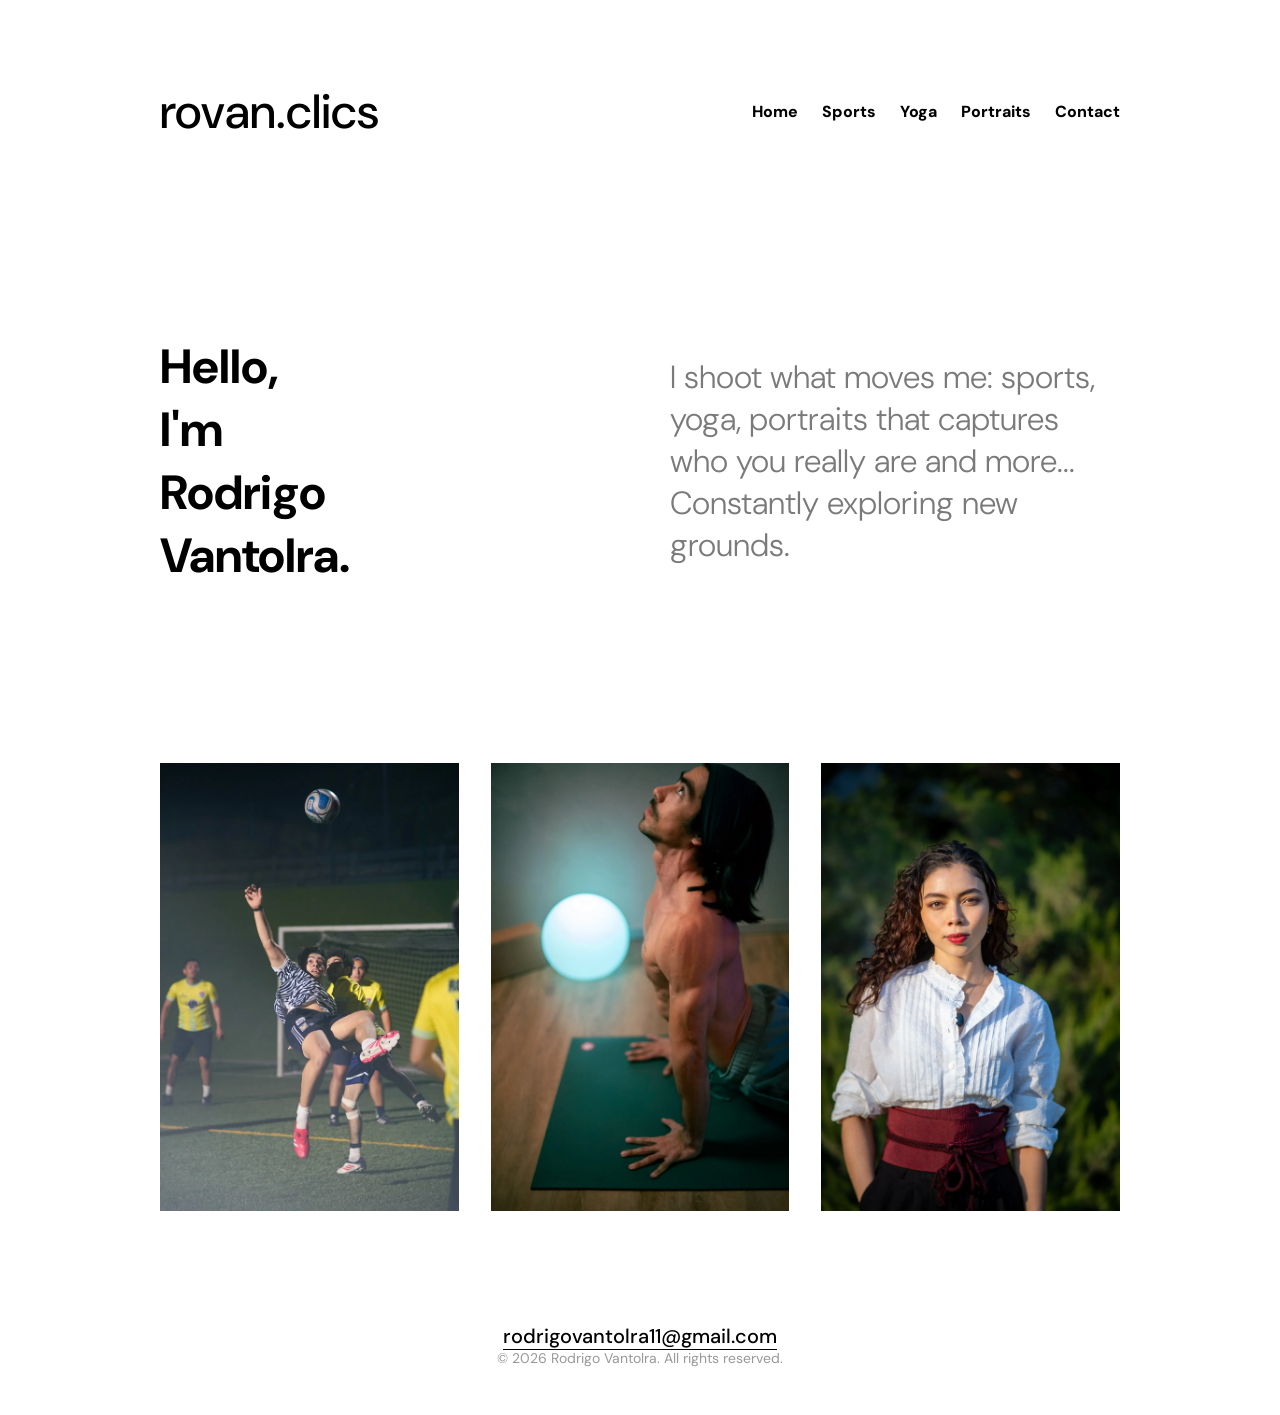
<file: index.html>
<!DOCTYPE html>
<html lang="en">
<head>
    <meta charset="UTF-8">
    <meta name="viewport" content="width=device-width, initial-scale=1.0">
    <title>Rodrigo Vantolra - Portfolio</title>
    <link rel="preconnect" href="https://fonts.googleapis.com">
    <link rel="preconnect" href="https://fonts.gstatic.com" crossorigin>
    <link href="https://fonts.googleapis.com/css2?family=DM+Sans:ital,opsz,wght@0,9..40,100..1000;1,9..40,100..1000&display=swap" rel="stylesheet">
    <link rel="stylesheet" href="style.css">
</head>
<body>

    <header>
        <nav class="navbar">
            <div class="logo">
                <a href="index.html">rovan.clics</a>
            </div>
            <ul class="nav-links">
                <li><a href="index.html">Home</a></li>
                <li><a href="sports.html">Sports</a></li>
                <li><a href="yoga.html">Yoga</a></li>
                <li><a href="portraits.html">Portraits</a></li>
                <li><a href="#contact">Contact</a></li>
            </ul>
        </nav>
    </header>

    <main>
        <section class="intro">
            <div class="intro-left">
                <h2>Hello, I'm <br>Rodrigo Vantolra.</h2>
            </div>
            <div class="intro-right">
                <h3>I shoot what moves me: sports, yoga, portraits that captures who you really are and more... Constantly exploring new grounds.</h3>
            </div>
        </section>
        <section class="categories">
            <div class="category-card">
                <a href="sports.html">
                    <img src="images/RV_WEB-23.webp" alt="Sports">
                </a>
            </div>
            <div class="category-card">
                <a href="yoga.html">
                  <img src="images/RV_WEB-16.webp" alt="Yoga">
                </a>
            </div>
            <div class="category-card">
                <a href="portraits.html">
                    <img src="images/RV_WEB-21.webp" alt="Portraits">
                </a>
            </div>
        </section>

    </main>

    <footer id="contact">
        <div class="footer-content">
            <p><a href="mailto:rodrigovantolra11@gmail.com">rodrigovantolra11@gmail.com</a></p>
            <p>&copy; 2026 Rodrigo Vantolra. All rights reserved.</p>
        </div>
    </footer>

</body>
</html>
</file>
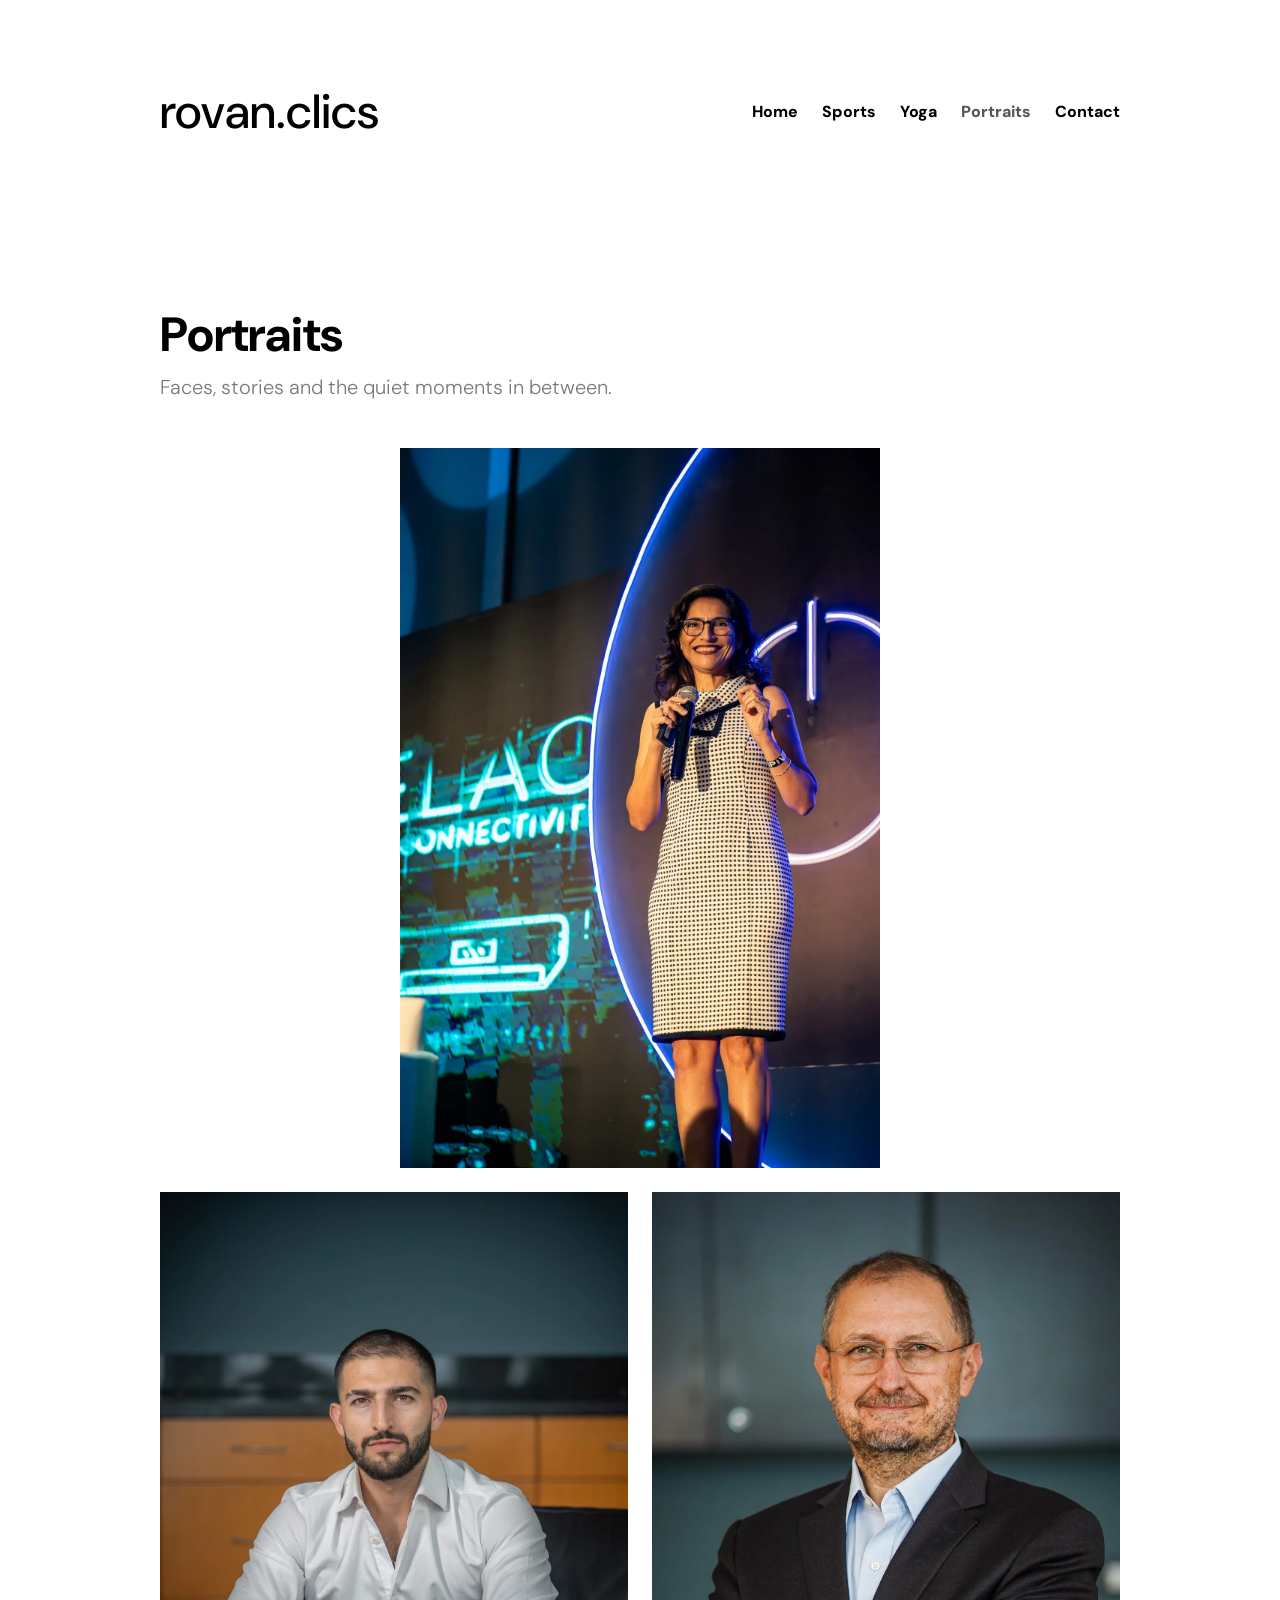
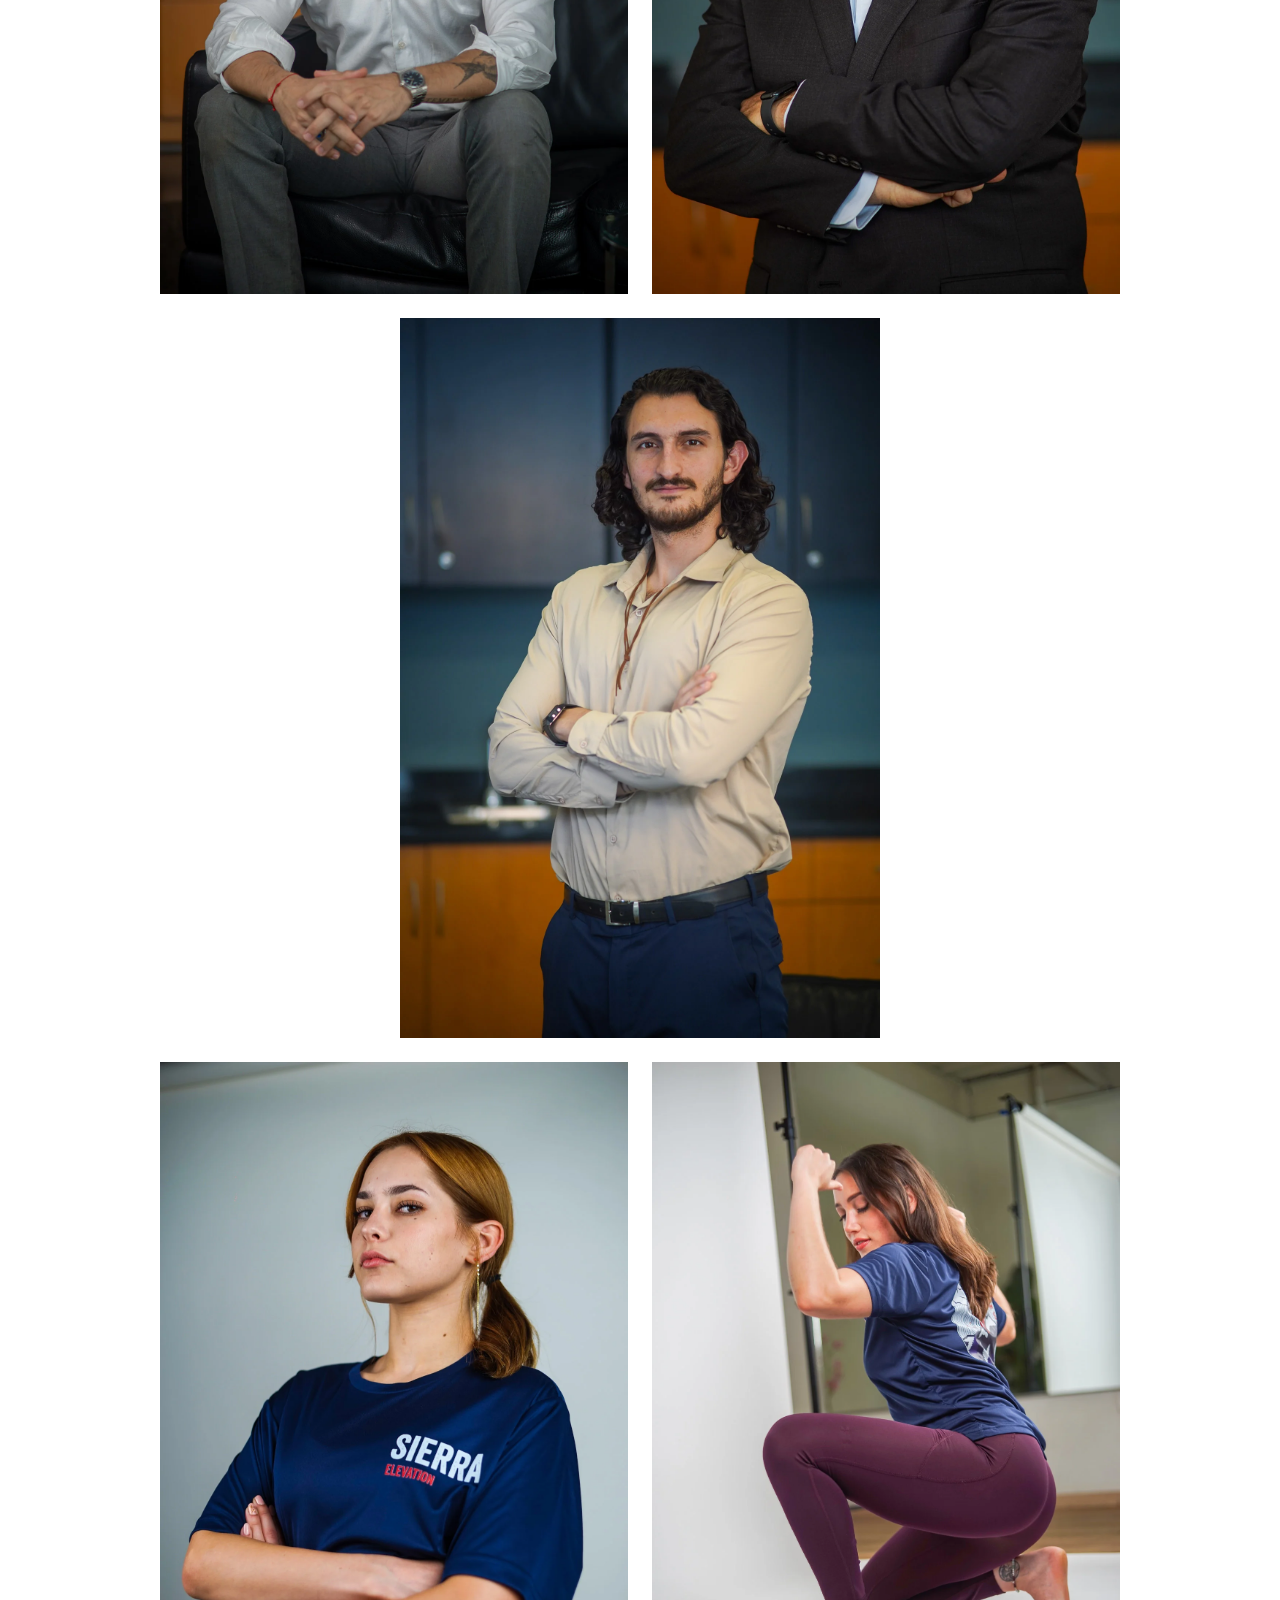
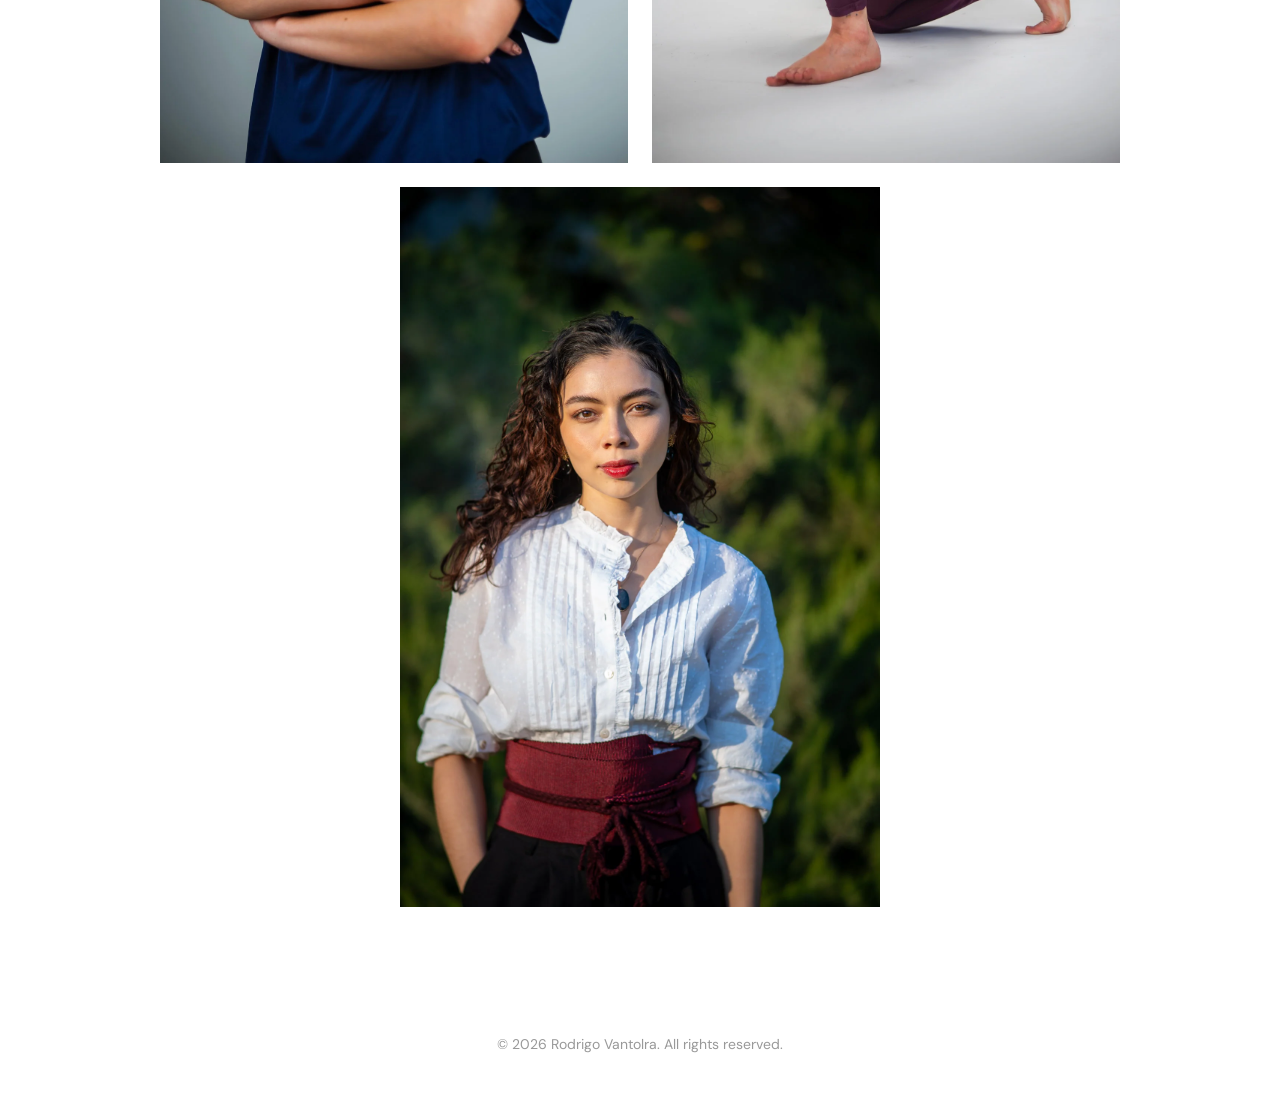
<file: portraits.html>
<!DOCTYPE html>
<html lang="en">
<head>
    <meta charset="UTF-8">
    <meta name="viewport" content="width=device-width, initial-scale=1.0">
    <title>Portraits - Rodrigo Vantolra</title>
    <link rel="preconnect" href="https://fonts.googleapis.com">
    <link rel="preconnect" href="https://fonts.gstatic.com" crossorigin>
    <link href="https://fonts.googleapis.com/css2?family=DM+Sans:ital,opsz,wght@0,9..40,100..1000;1,9..40,100..1000&display=swap" rel="stylesheet">
    <link rel="stylesheet" href="style.css">
</head>
<body>

    <header>
        <nav class="navbar">
            <div class="logo">
                <a href="index.html">rovan.clics</a>
            </div>
            <ul class="nav-links">
                <li><a href="index.html">Home</a></li>
                <li><a href="sports.html">Sports</a></li>
                <li><a href="yoga.html">Yoga</a></li>
                <li><a href="portraits.html" class="active">Portraits</a></li>
                <li><a href="index.html#contact">Contact</a></li>
            </ul>
        </nav>
    </header>

    <main>
        <section class="gallery-header">
            <h2>Portraits</h2>
            <p>Faces, stories and the quiet moments in between.</p>
        </section>

        <section class="gallery gallery-portraits">
            <!-- Row 1: single centered portrait -->
            <div class="gallery-row centered">
                <div class="gallery-item narrow">
                    <img src="images/RV_WEB-10.webp" alt="Portrait Photo 1">
                </div>
            </div>
            <!-- Row 2: two portraits side by side -->
            <div class="gallery-row">
                <div class="gallery-item half">
                    <img src="images/RV_WEB-11.webp" alt="Portrait Photo 2">
                </div>
                <div class="gallery-item half">
                    <img src="images/RV_WEB-9.webp" alt="Portrait Photo 3">
                </div>
            </div>
            <!-- Row 3: single centered portrait -->
            <div class="gallery-row centered">
                <div class="gallery-item narrow">
                    <img src="images/RV_WEB-8.webp" alt="Portrait Photo 4">
                </div>
            </div>
            <!-- Row 4: two portraits side by side -->
            <div class="gallery-row">
                <div class="gallery-item half">
                    <img src="images/RV_WEB.webp" alt="Portrait Photo 5">
                </div>
                <div class="gallery-item half">
                    <img src="images/RV_WEB-2.webp" alt="Portrait Photo 6">
                </div>
            </div>
            <!-- Row 5: single centered portrait -->
            <div class="gallery-row centered">
                <div class="gallery-item narrow">
                    <img src="images/RV_WEB-21.webp" alt="Portrait Photo 7">
                </div>
            </div>
        </section>
    </main>

    <footer>
        <div class="footer-content">
            <p>&copy; 2026 Rodrigo Vantolra. All rights reserved.</p>
        </div>
    </footer>

</body>
</html>
</file>
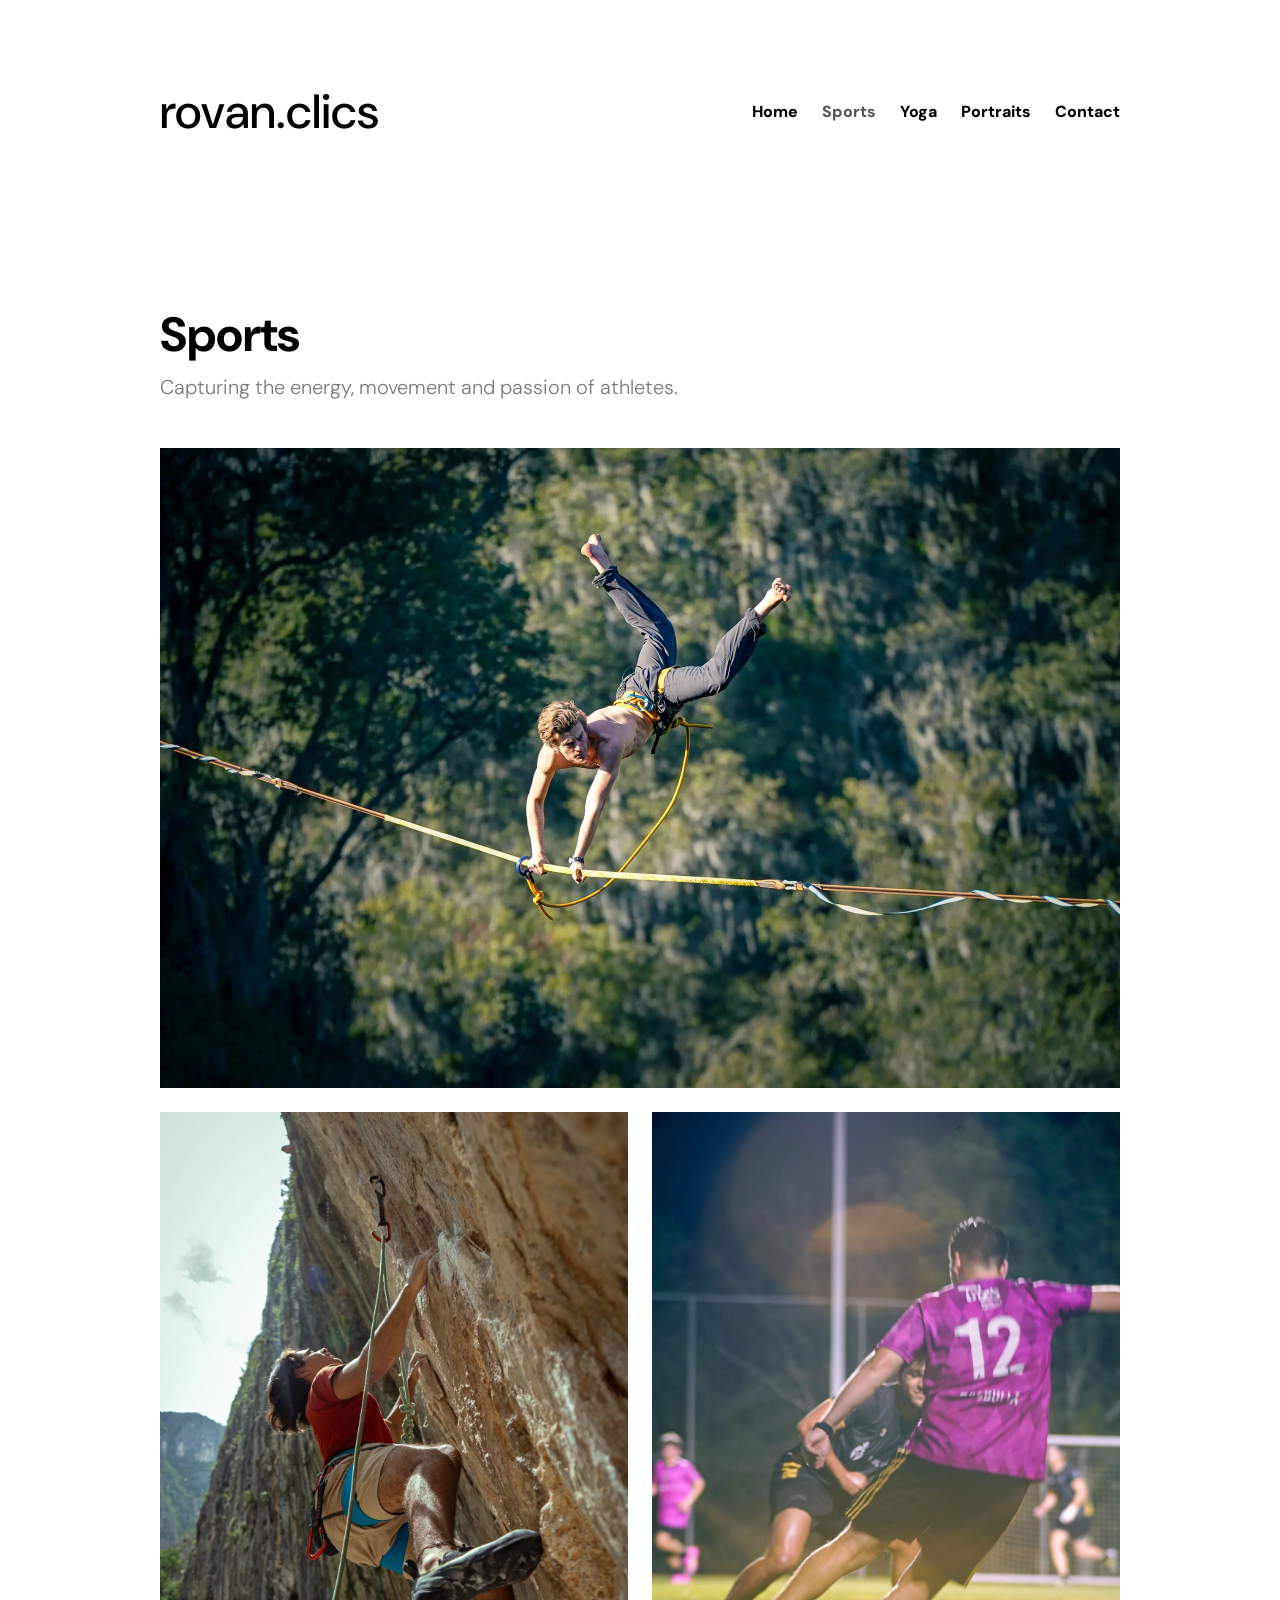
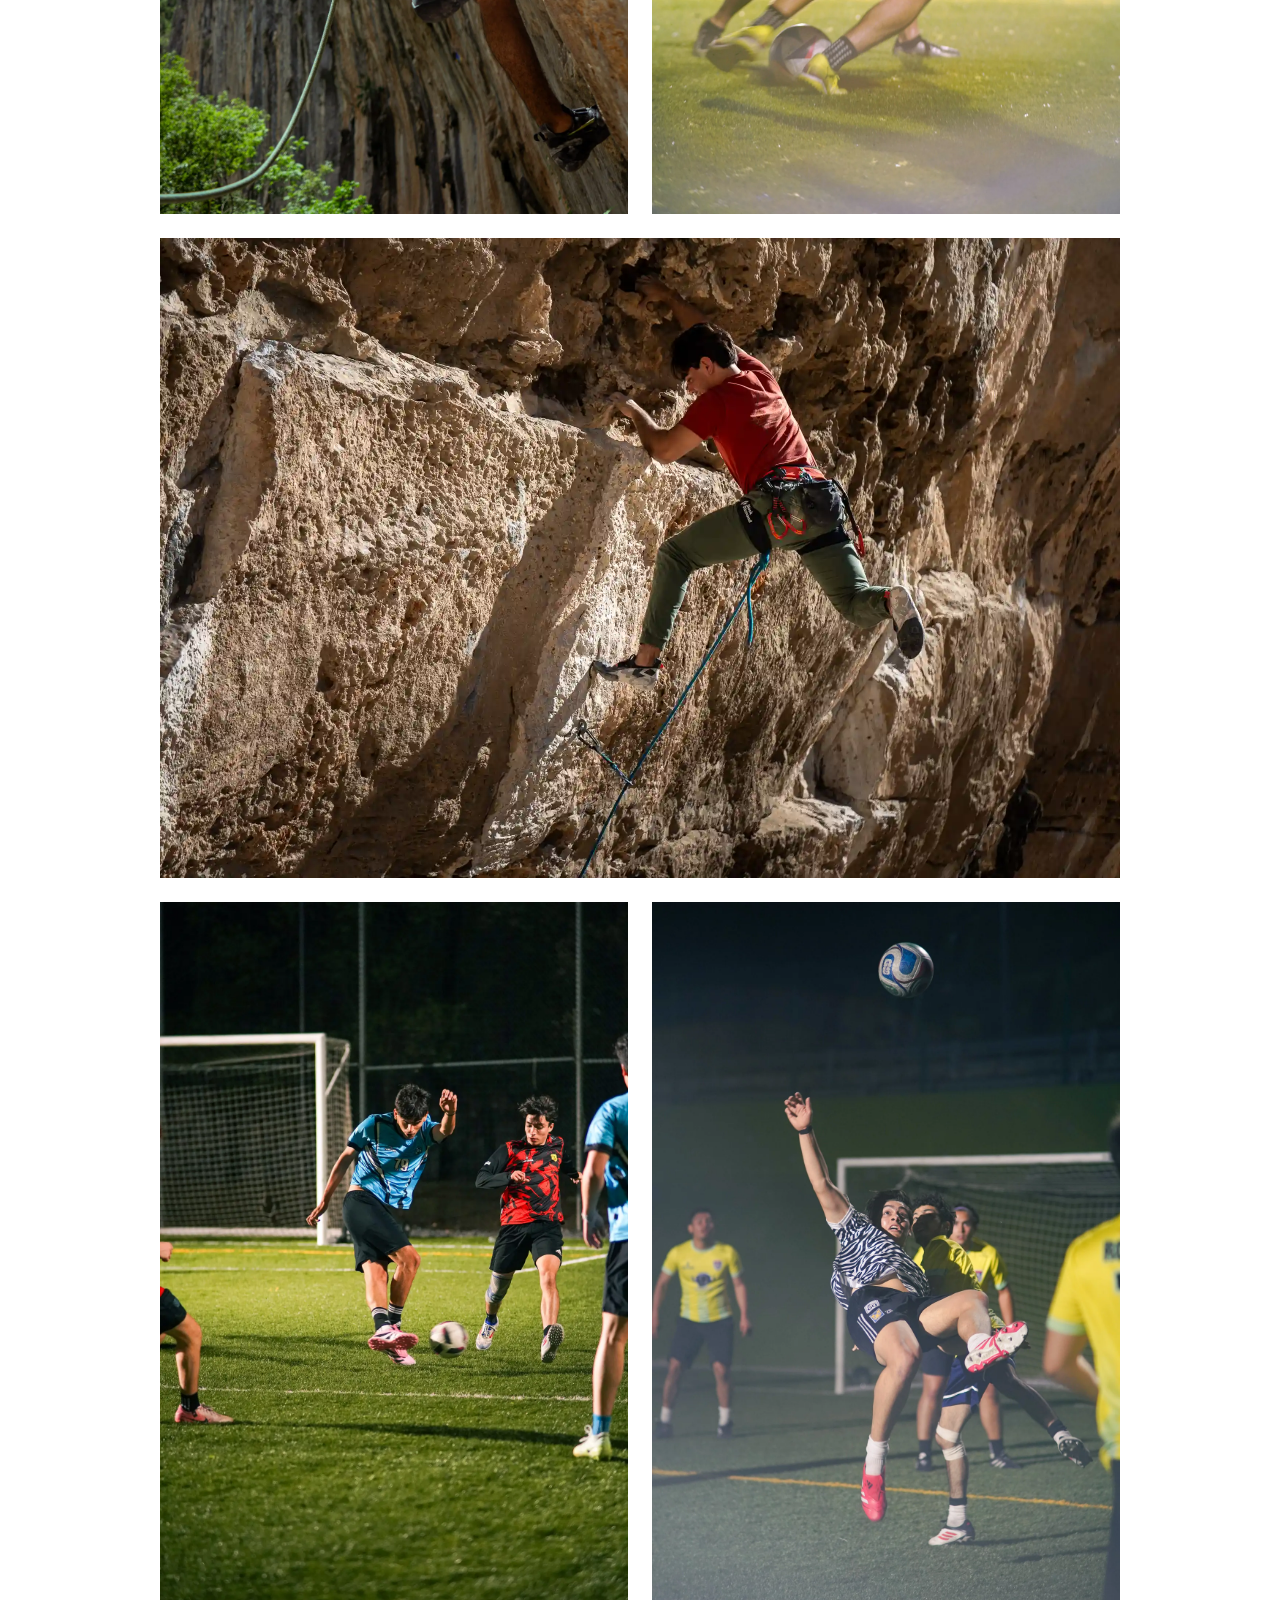
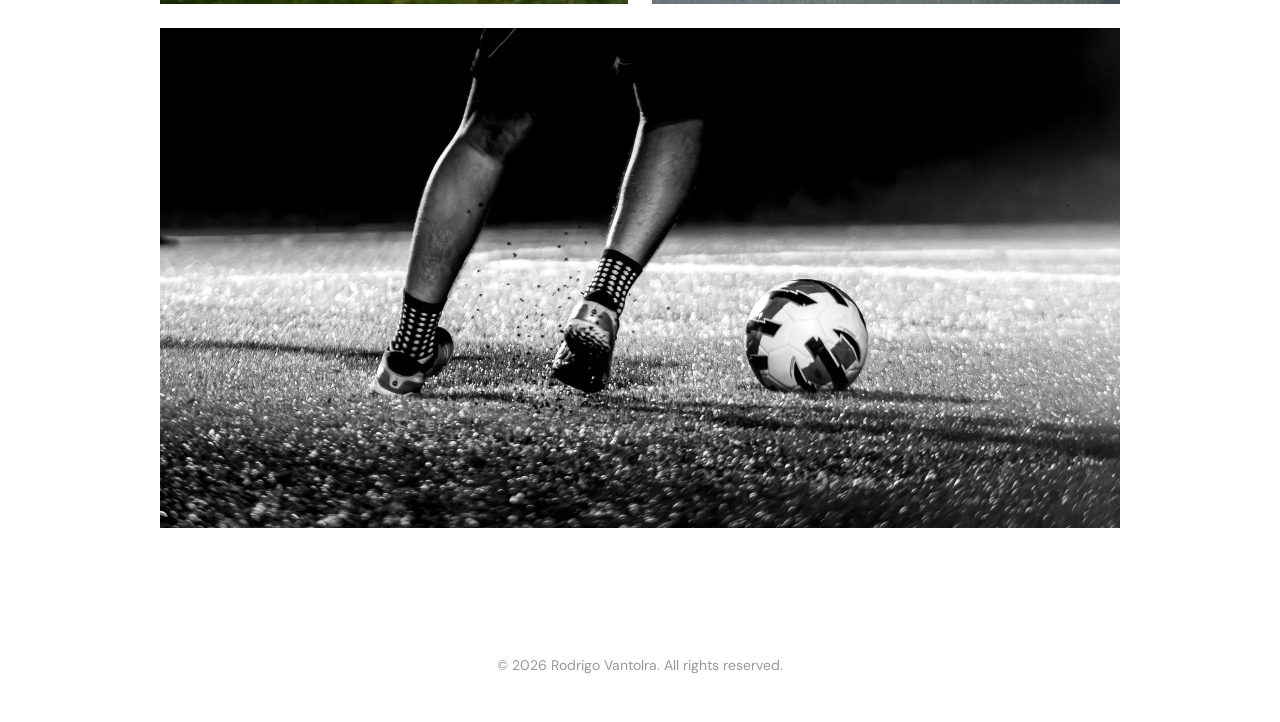
<file: sports.html>
<!DOCTYPE html>
<html lang="en">
<head>
    <meta charset="UTF-8">
    <meta name="viewport" content="width=device-width, initial-scale=1.0">
    <title>Sports - Rodrigo Vantolra</title>
    <link rel="preconnect" href="https://fonts.googleapis.com">
    <link rel="preconnect" href="https://fonts.gstatic.com" crossorigin>
    <link href="https://fonts.googleapis.com/css2?family=DM+Sans:ital,opsz,wght@0,9..40,100..1000;1,9..40,100..1000&display=swap" rel="stylesheet">
    <link rel="stylesheet" href="style.css">
</head>
<body>

    <header>
        <nav class="navbar">
            <div class="logo">
                <a href="index.html">rovan.clics</a>
            </div>
            <ul class="nav-links">
                <li><a href="index.html">Home</a></li>
                <li><a href="sports.html" class="active">Sports</a></li>
                <li><a href="yoga.html">Yoga</a></li>
                <li><a href="portraits.html">Portraits</a></li>
                <li><a href="index.html#contact">Contact</a></li>
            </ul>
        </nav>
    </header>

    <main>
        <section class="gallery-header">
            <h2>Sports</h2>
            <p>Capturing the energy, movement and passion of athletes.</p>
        </section>

        <section class="gallery gallery-sports">
            <!-- Row 1: single wide image -->
            <div class="gallery-row">
                <div class="gallery-item full">
                    <img src="images/RV_WEB-5.webp" alt="Sports Photo 1">
                </div>
            </div>
            <!-- Row 2: two images side by side -->
            <div class="gallery-row">
                <div class="gallery-item half">
                    <img src="images/RV_WEB-4.webp" alt="Sports Photo 2">
                </div>
                <div class="gallery-item half">
                    <img src="images/RV_WEB-7.webp" alt="Sports Photo 3">
                </div>
            </div>
            <!-- Row 3: single wide image -->
            <div class="gallery-row">
                <div class="gallery-item full">
                    <img src="images/RV_WEB-20.webp" alt="Sports Photo 4">
                </div>
            </div>
            <!-- Row 4: two images side by side -->
            <div class="gallery-row">
                <div class="gallery-item half">
                    <img src="images/RV_WEB-22.webp" alt="Sports Photo 5">

                </div>
                <div class="gallery-item half">
                    <img src="images/RV_WEB-23.webp" alt="Sports Photo 6">
                </div>
            </div>
            <!-- Row 5: single wide image -->
            <div class="gallery-row">
                <div class="gallery-item full">
                    <img src="images/RV_WEB-12.webp" alt="Sports Photo 7">
                </div>
            </div>
        </section>
    </main>

    <footer>
        <div class="footer-content">
            <p>&copy; 2026 Rodrigo Vantolra. All rights reserved.</p>
        </div>
    </footer>

</body>
</html>
</file>
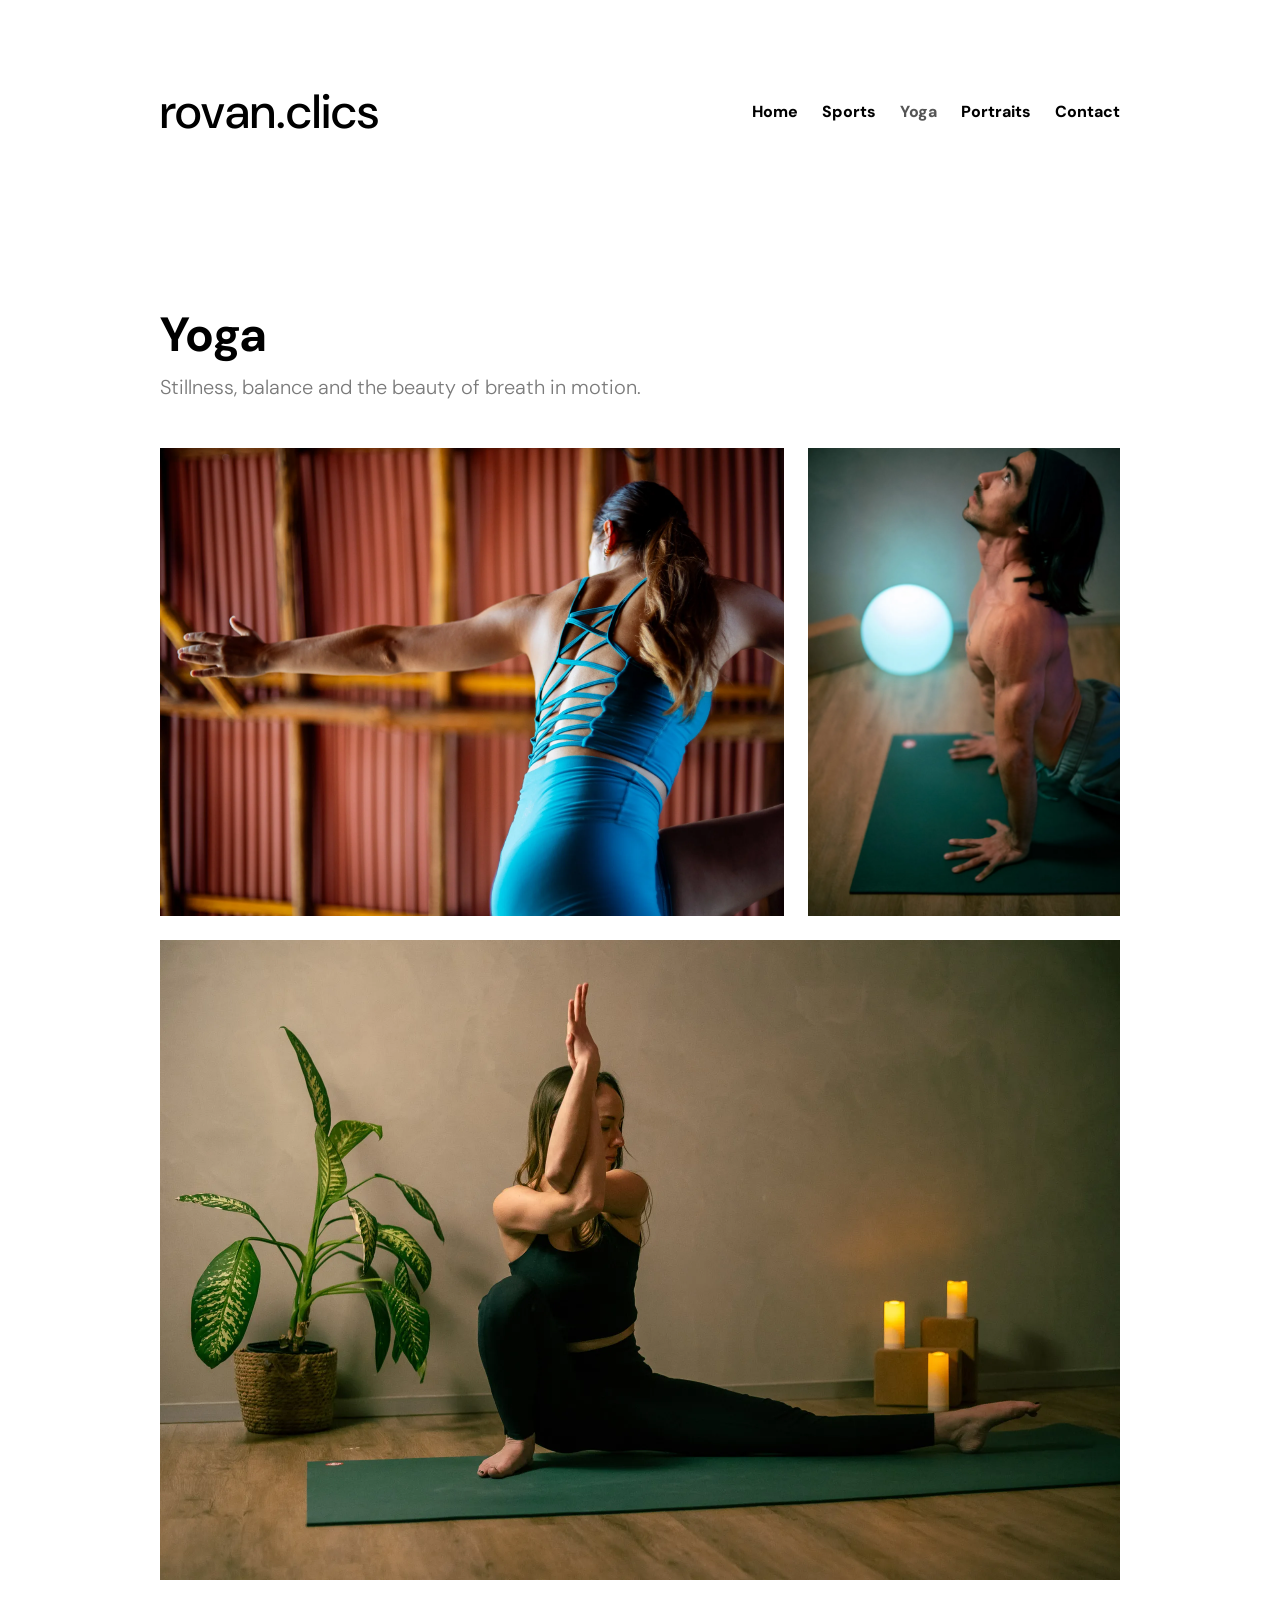
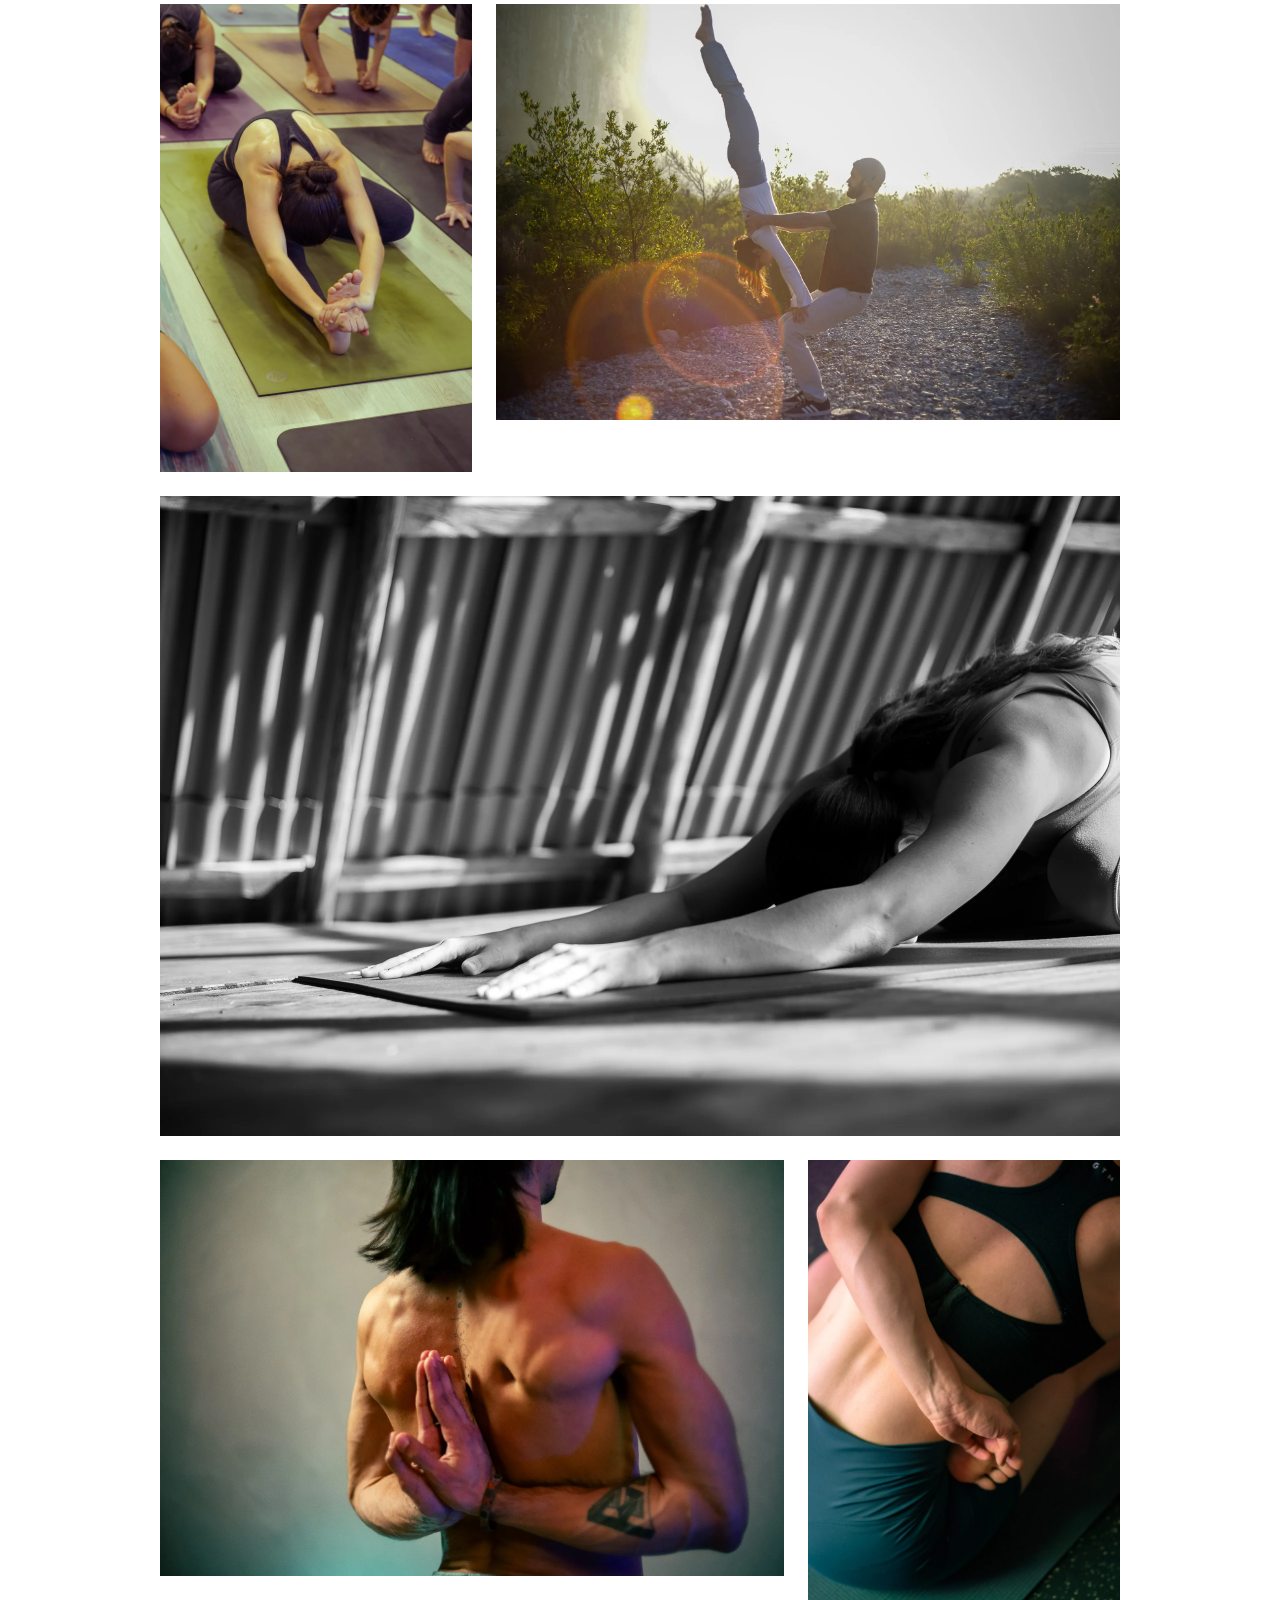
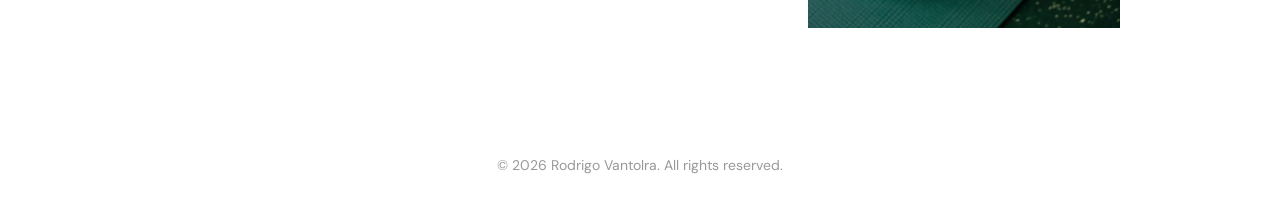
<file: yoga.html>
<!DOCTYPE html>
<html lang="en">
<head>
    <meta charset="UTF-8">
    <meta name="viewport" content="width=device-width, initial-scale=1.0">
    <title>Yoga - Rodrigo Vantolra</title>
    <link rel="preconnect" href="https://fonts.googleapis.com">
    <link rel="preconnect" href="https://fonts.gstatic.com" crossorigin>
    <link href="https://fonts.googleapis.com/css2?family=DM+Sans:ital,opsz,wght@0,9..40,100..1000;1,9..40,100..1000&display=swap" rel="stylesheet">
    <link rel="stylesheet" href="style.css">
</head>
<body>

    <header>
        <nav class="navbar">
            <div class="logo">
                <a href="index.html">rovan.clics</a>
            </div>
            <ul class="nav-links">
                <li><a href="index.html">Home</a></li>
                <li><a href="sports.html">Sports</a></li>
                <li><a href="yoga.html" class="active">Yoga</a></li>
                <li><a href="portraits.html">Portraits</a></li>
                <li><a href="index.html#contact">Contact</a></li>
            </ul>
        </nav>
    </header>

    <main>
        <section class="gallery-header">
            <h2>Yoga</h2>
            <p>Stillness, balance and the beauty of breath in motion.</p>
        </section>

        <section class="gallery gallery-yoga">
            <!-- Row 1: two images, asymmetric (wide + narrow) -->
            <div class="gallery-row asymmetric">
                <div class="gallery-item two-thirds">
                    <img src="images/RV_WEB-15.webp" alt="Yoga Photo 1">
                </div>
                <div class="gallery-item one-third">
                    <img src="images/RV_WEB-16.webp" alt="Yoga Photo 2">
                </div>
            </div>
            <!-- Row 2: single centered image -->
            <div class="gallery-row">
                <div class="gallery-item full">
                    <img src="images/RV_WEB-19.webp" alt="Yoga Photo 3">
                </div>
            </div>
            <!-- Row 3: two images, asymmetric (narrow + wide) -->
            <div class="gallery-row asymmetric">
                <div class="gallery-item one-third">
                    <img src="images/RV_WEB-6.webp" alt="Yoga Photo 4">
                </div>
                <div class="gallery-item two-thirds">
                    <img src="images/RV_WEB-3.webp" alt="Yoga Photo 5">
                </div>
            </div>
            <!-- Row 4: single image -->
            <div class="gallery-row">
                <div class="gallery-item full">
                    <img src="images/RV_WEB-14.webp" alt="Yoga Photo 6">
                </div>
            </div>
            <!-- Row 5: two asymmetric -->
            <div class="gallery-row asymmetric">
                <div class="gallery-item two-thirds">
                    <img src="images/RV_WEB-17.webp" alt="Yoga Photo 7">
                </div>
                <div class="gallery-item one-third">
                    <img src="images/RV_WEB-24.webp" alt="Yoga Photo 8">
                </div>
            </div>
        </section>
    </main>

    <footer>
        <div class="footer-content">
            <p>&copy; 2026 Rodrigo Vantolra. All rights reserved.</p>
        </div>
    </footer>

</body>
</html>
</file>
<file: style.css>
/* General Reset */
* {
    margin: 0;
    padding: 0;
    box-sizing: border-box;
}

body {
    font-family: "DM Sans", serif;
    font-optical-sizing: auto;
    font-weight: 400;
    font-style: normal;
}

/* Navbar Styling */
.navbar {
    display: flex;
    justify-content: space-between;
    align-items: center;
    padding: 5rem 10rem;
    background-color: #ffffff;
}

.navbar .logo a {
    color: #000000;
    font-size: 3rem;
    text-decoration: none;
    font-weight: 500;
}

.nav-links {
    list-style: none;
    display: flex;
    gap: 1.5rem;
    margin-left: 10rem;
    font-weight: 800;
}

.nav-links li a {
    color: #000000;
    text-decoration: none;
    font-size: 1rem;
    transition: color 0.3s;
}

.nav-links li a:hover,
.nav-links li a.active {
    color: #555;
}

/* Intro Section */
.intro {
    display: flex;
    align-items: center;
    padding: 7rem 10rem;
}

.intro-left h2 {
    font-size: 3rem;
    color: #000000;
}

.intro-right h3 {
    font-size: 2rem;
    color: #7a7a7a;
    margin-top: 0;
    margin-left: 20rem;
    font-weight: 300;
}

/* Arrow */
.arrow-down {
    font-size: 3rem;
    color: #333;
    margin-top: 1rem;
    cursor: pointer;
    margin-left: 10rem;
}

/* Categories Grid (Homepage) */
.categories {
    display: flex;
    gap: 2rem;
    padding: 4rem 10rem;
}

.category-card {
    flex: 1;
    overflow: hidden;
}

.category-card a {
    text-decoration: none;
    color: inherit;
    display: block;
    width: 100%;
}

.category-card img {
    width: 100%;
    height: auto;
    display: block;
    transition: transform 0.3s ease;
}

.category-card img:hover {
    transform: scale(1.03);
}

.category-placeholder {
    background-color: #e8e8e8;
    aspect-ratio: 3 / 4;
    display: flex;
    align-items: center;
    justify-content: center;
    transition: background-color 0.3s;
}

.category-placeholder span {
    font-size: 1.5rem;
    font-weight: 600;
    color: #555;
}

.category-placeholder:hover {
    background-color: #d0d0d0;
}

/* Project Section */
.project-section {
    display: flex;
    align-items: flex-start;
    padding: 2rem;
    padding-top: 5rem;
    gap: 2rem;
}

.project-text {
    flex: 1;
    max-width: 50%;
    padding-left: 8rem;
}

.project-text h3 {
    font-size: 1.5rem;
    margin-bottom: 1rem;
}

.project-text p {
    font-size: 1rem;
    margin-bottom: 1rem;
    margin-top: 2rem;
}

.project-text small {
    display: block;
    font-size: 0.875rem;
    color: #666;
    margin-bottom: 1rem;
    margin-top: 2rem;
}

.project-link {
    font-size: 1rem;
    text-decoration: none;
    color: #000;
    border-bottom: 1px solid #000;
    display: inline-block;
    margin-top: 8rem;
}

.project-link:hover {
    color: #555;
    border-color: #555;
}

.project-image {
    flex: 1;
    max-width: 50%;
}

.project-image img {
    width: 100%;
    height: auto;
    display: block;
}

hr {
    background-color: #000000;
    margin-top: 2rem;
    margin-bottom: 2rem;
    padding-left: 8rem;
}

/* Image Placeholder (shared) */
.image-placeholder {
    background-color: #d9d9d9;
    display: flex;
    align-items: center;
    justify-content: center;
    color: #888;
    font-size: 1rem;
    font-weight: 500;
    width: 100%;
}

.image-placeholder.landscape {
    aspect-ratio: 16 / 9;
}

.image-placeholder.portrait {
    aspect-ratio: 3 / 4;
}

.image-placeholder.tall {
    aspect-ratio: 2 / 3;
}

/* Gallery Header */
.gallery-header {
    padding: 5rem 10rem 2rem;
}

.gallery-header h2 {
    font-size: 3rem;
    margin-bottom: 0.5rem;
}

.gallery-header p {
    font-size: 1.25rem;
    color: #7a7a7a;
    font-weight: 300;
}

/* Gallery Grid (shared) */
.gallery {
    padding: 1rem 10rem 5rem;
    display: flex;
    flex-direction: column;
    gap: 1.5rem;
}

.gallery-row {
    display: flex;
    gap: 1.5rem;
}

.gallery-row.centered {
    justify-content: center;
}

.gallery-item.full {
    width: 100%;
}

.gallery-item.half {
    width: 50%;
}

.gallery-item.one-third {
    width: 33.333%;
}

.gallery-item.two-thirds {
    width: 66.666%;
}

.gallery-item.narrow {
    width: 50%;
}

/* Single rule for all gallery images */
.gallery-item img {
    width: 100%;
    height: auto;
    display: block;
}

/* Footer */
.footer-content {
    text-align: center;
    padding: 3rem 2rem;
    color: #999;
    font-size: 0.875rem;
}

.footer-content a {
    color: #000;
    text-decoration: none;
    font-size: 1.25rem;
    font-weight: 500;
    border-bottom: 1px solid #000;
}

.footer-content a:hover {
    color: #555;
    border-color: #555;
}

/* =====================
   Mobile Responsiveness
   ===================== */
@media (max-width: 768px) {

    /* Navbar */
    .navbar {
        padding: 1.5rem 2rem;
        flex-direction: column;
        gap: 1rem;
    }

    .navbar .logo a {
        font-size: 2rem;
    }

    .nav-links {
        margin-left: 0;
        gap: 1rem;
        flex-wrap: wrap;
        justify-content: center;
    }

    /* Intro */
    .intro {
        flex-direction: column;
        padding: 3rem 2rem;
    }

    .intro-left h2 {
        font-size: 2rem;
    }

    .intro-right h3 {
        margin-left: 0;
        margin-top: 1.5rem;
        font-size: 1.1rem;
    }

    /* Categories (Homepage) */
    .categories {
        flex-direction: column;
        padding: 2rem;
        gap: 1rem;
    }

    /* Gallery */
    .gallery {
        padding: 1rem 1.5rem 3rem;
        gap: 1rem;
    }

    .gallery-row {
        flex-direction: column;
        gap: 1rem;
    }

    .gallery-item.full,
    .gallery-item.half,
    .gallery-item.one-third,
    .gallery-item.two-thirds,
    .gallery-item.narrow {
        width: 100%;
    }

    /* Gallery Header */
    .gallery-header {
        padding: 3rem 2rem 1rem;
    }

    .gallery-header h2 {
        font-size: 2rem;
    }

    .gallery-header p {
        font-size: 1rem;
    }
}
</file>
